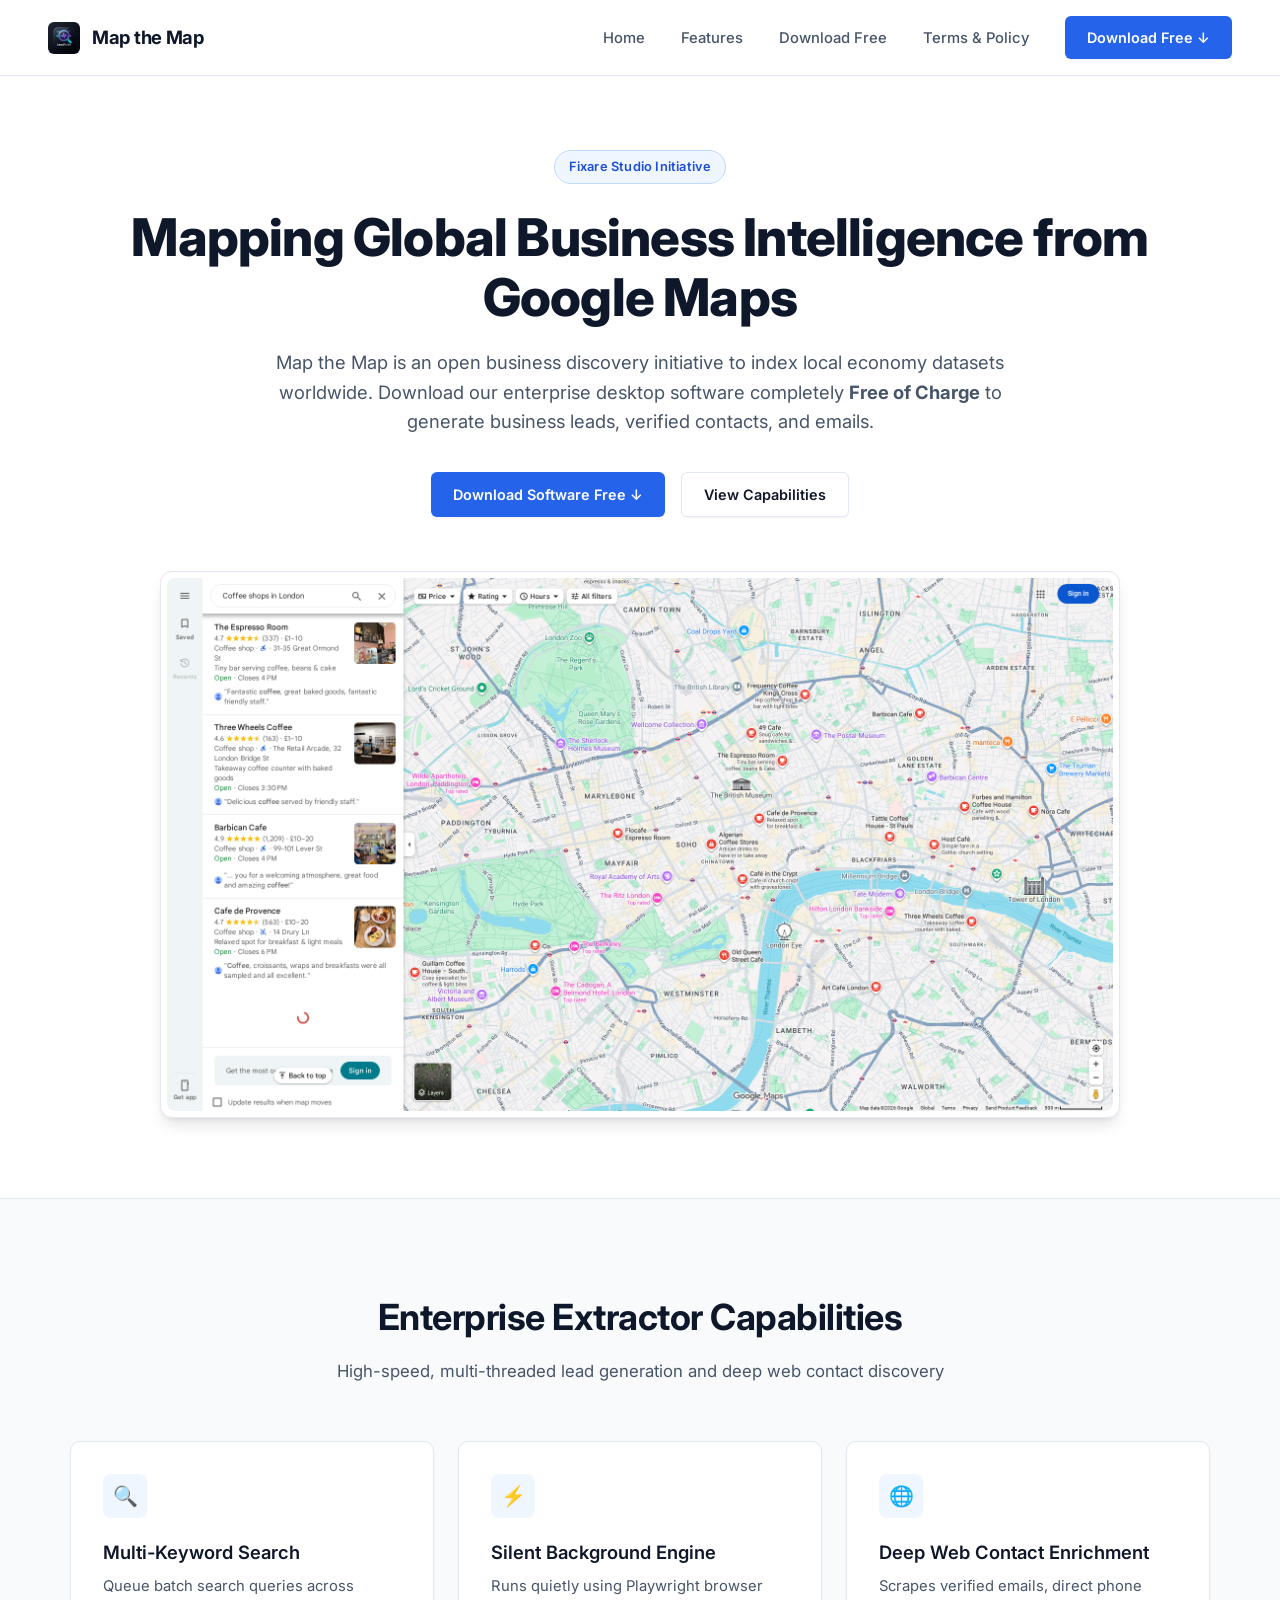
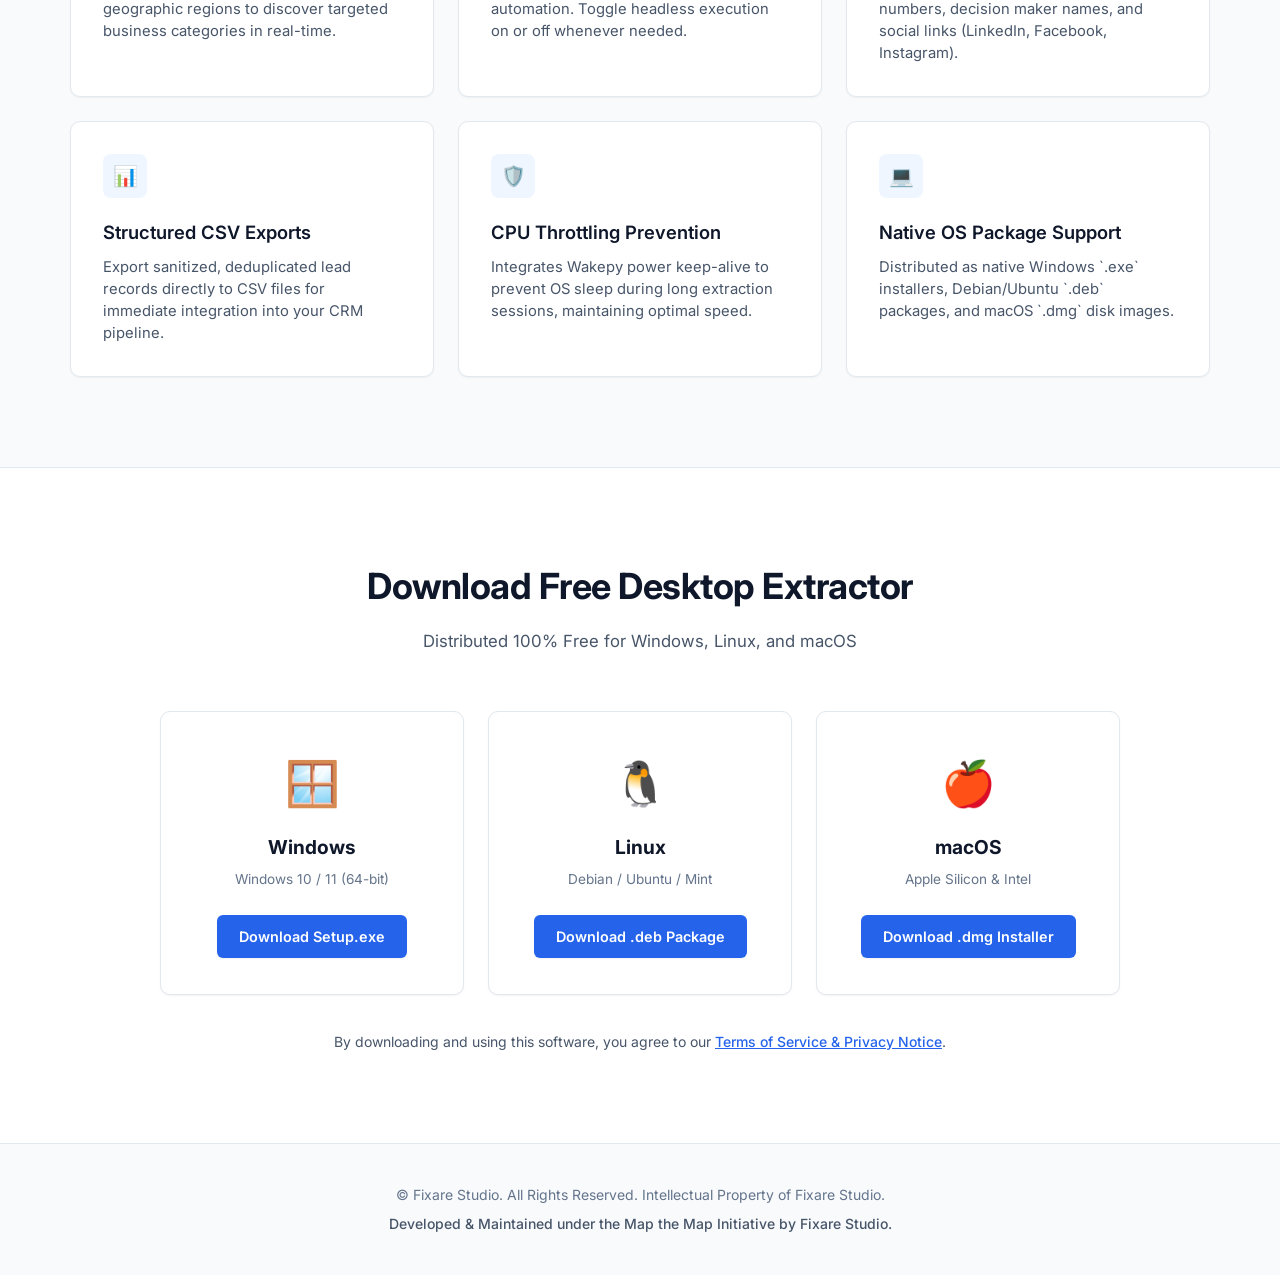
<file: docs/index.html>
<!DOCTYPE html>
<html lang="en">
<head>
  <meta charset="UTF-8">
  <meta name="viewport" content="width=device-width, initial-scale=1.0">
  
  <!-- Primary Meta Tags -->
  <title>Map the Map | Enterprise Google Maps Lead Generation Suite</title>
  <meta name="title" content="Map the Map | Enterprise Google Maps Lead Generation Suite">
  <meta name="description" content="Map the Map is a global business discovery initiative by Fixare Studio. Download the free enterprise-grade LeadPulse desktop software for Windows, Linux, and macOS.">
  <meta name="keywords" content="Google Maps Scraper, Business Discovery, Lead Generation Software, Free Lead Scraper, Fixare Studio, Map the Map">
  <meta name="author" content="Fixare Studio">

  <!-- Open Graph / Facebook -->
  <meta property="og:type" content="website">
  <meta property="og:url" content="https://leads-plus.fixare.studio/">
  <meta property="og:title" content="Map the Map | Enterprise Google Maps Discovery Suite">
  <meta property="og:description" content="Map the Map initiative by Fixare Studio. Download the powerful desktop software for free to extract business leads, contacts, emails, and ratings seamlessly.">
  <meta property="og:image" content="images/debug_feed.png">

  <!-- Twitter -->
  <meta property="twitter:card" content="summary_large_image">
  <meta property="twitter:title" content="Map the Map | Enterprise Business Discovery Suite">
  <meta property="twitter:description" content="Free industrial desktop tool for Google Maps lead generation and business mapping. Built by Fixare Studio.">
  <meta property="twitter:image" content="images/debug_feed.png">

  <!-- Fonts & Stylesheet -->
  <link rel="preconnect" href="https://fonts.googleapis.com">
  <link rel="preconnect" href="https://fonts.gstatic.com" crossorigin>
  <link href="https://fonts.googleapis.com/css2?family=Inter:wght@400;500;600;700;800&display=swap" rel="stylesheet">
  <link rel="stylesheet" href="styles.css">
  <link rel="icon" type="image/png" href="images/hero_logo.png">
</head>
<body>

  <!-- Navigation -->
  <nav class="navbar">
    <a href="index.html" class="nav-brand">
      <img src="images/hero_logo.png" alt="Map the Map Logo" class="nav-logo">
      <span>Map the Map</span>
    </a>
    <ul class="nav-links">
      <li><a href="index.html" class="nav-link">Home</a></li>
      <li><a href="#features" class="nav-link">Features</a></li>
      <li><a href="#download" class="nav-link">Download Free</a></li>
      <li><a href="terms.html" class="nav-link">Terms & Policy</a></li>
      <li><a href="#download" class="btn-primary">Download Free ↓</a></li>
    </ul>
  </nav>

  <!-- Hero Section -->
  <section class="hero-section">
    <div class="badge-initiative">Fixare Studio Initiative</div>
    <h1 class="hero-title">Mapping Global Business Intelligence from Google Maps</h1>
    <p class="hero-subtitle">
      Map the Map is an open business discovery initiative to index local economy datasets worldwide. Download our enterprise desktop software completely <strong>Free of Charge</strong> to generate business leads, verified contacts, and emails.
    </p>
    <div class="hero-actions">
      <a href="#download" class="btn-primary">Download Software Free ↓</a>
      <a href="#features" class="btn-secondary">View Capabilities</a>
    </div>

    <div class="hero-mockup-wrapper">
      <img src="images/debug_feed.png" alt="Map the Map Enterprise Software Interface" class="hero-mockup-img">
    </div>
  </section>

  <!-- Features Section -->
  <section id="features" class="features-section">
    <div class="features-container">
      <div class="section-header">
        <h2 class="section-title">Enterprise Extractor Capabilities</h2>
        <p class="section-subtitle">High-speed, multi-threaded lead generation and deep web contact discovery</p>
      </div>

      <div class="features-grid">
        <div class="feature-card">
          <div class="feature-icon">🔍</div>
          <h3 class="feature-title">Multi-Keyword Search</h3>
          <p class="feature-desc">Queue batch search queries across geographic regions to discover targeted business categories in real-time.</p>
        </div>

        <div class="feature-card">
          <div class="feature-icon">⚡</div>
          <h3 class="feature-title">Silent Background Engine</h3>
          <p class="feature-desc">Runs quietly using Playwright browser automation. Toggle headless execution on or off whenever needed.</p>
        </div>

        <div class="feature-card">
          <div class="feature-icon">🌐</div>
          <h3 class="feature-title">Deep Web Contact Enrichment</h3>
          <p class="feature-desc">Scrapes verified emails, direct phone numbers, decision maker names, and social links (LinkedIn, Facebook, Instagram).</p>
        </div>

        <div class="feature-card">
          <div class="feature-icon">📊</div>
          <h3 class="feature-title">Structured CSV Exports</h3>
          <p class="feature-desc">Export sanitized, deduplicated lead records directly to CSV files for immediate integration into your CRM pipeline.</p>
        </div>

        <div class="feature-card">
          <div class="feature-icon">🛡️</div>
          <h3 class="feature-title">CPU Throttling Prevention</h3>
          <p class="feature-desc">Integrates Wakepy power keep-alive to prevent OS sleep during long extraction sessions, maintaining optimal speed.</p>
        </div>

        <div class="feature-card">
          <div class="feature-icon">💻</div>
          <h3 class="feature-title">Native OS Package Support</h3>
          <p class="feature-desc">Distributed as native Windows `.exe` installers, Debian/Ubuntu `.deb` packages, and macOS `.dmg` disk images.</p>
        </div>
      </div>
    </div>
  </section>

  <!-- Download Section -->
  <section id="download" class="download-section">
    <div class="section-header">
      <h2 class="section-title">Download Free Desktop Extractor</h2>
      <p class="section-subtitle">Distributed 100% Free for Windows, Linux, and macOS</p>
    </div>

    <div class="download-cards">
      <!-- Windows -->
      <div class="download-card">
        <div class="os-icon">🪟</div>
        <h3 class="os-name">Windows</h3>
        <p class="os-meta">Windows 10 / 11 (64-bit)</p>
        <a href="https://github.com/Sadaqaty/Leads-Plus/releases/download/v1.0.0-latest/LeadPulse-Installer-Setup.exe" class="btn-primary">Download Setup.exe</a>
      </div>

      <!-- Linux -->
      <div class="download-card">
        <div class="os-icon">🐧</div>
        <h3 class="os-name">Linux</h3>
        <p class="os-meta">Debian / Ubuntu / Mint</p>
        <a href="https://github.com/Sadaqaty/Leads-Plus/releases/download/v1.0.0-latest/LeadPulse-Linux-amd64.deb" class="btn-primary">Download .deb Package</a>
      </div>

      <!-- macOS -->
      <div class="download-card">
        <div class="os-icon">🍎</div>
        <h3 class="os-name">macOS</h3>
        <p class="os-meta">Apple Silicon & Intel</p>
        <a href="https://github.com/Sadaqaty/Leads-Plus/releases/download/v1.0.0-latest/LeadPulse-Installer.dmg" class="btn-primary">Download .dmg Installer</a>
      </div>
    </div>

    <div class="terms-note">
      By downloading and using this software, you agree to our <a href="terms.html">Terms of Service & Privacy Notice</a>.
    </div>
  </section>

  <!-- Footer -->
  <footer class="footer">
    <p>&copy; Fixare Studio. All Rights Reserved. Intellectual Property of Fixare Studio.</p>
    <p class="footer-credits">Developed & Maintained under the Map the Map Initiative by Fixare Studio.</p>
  </footer>

</body>
</html>
</file>
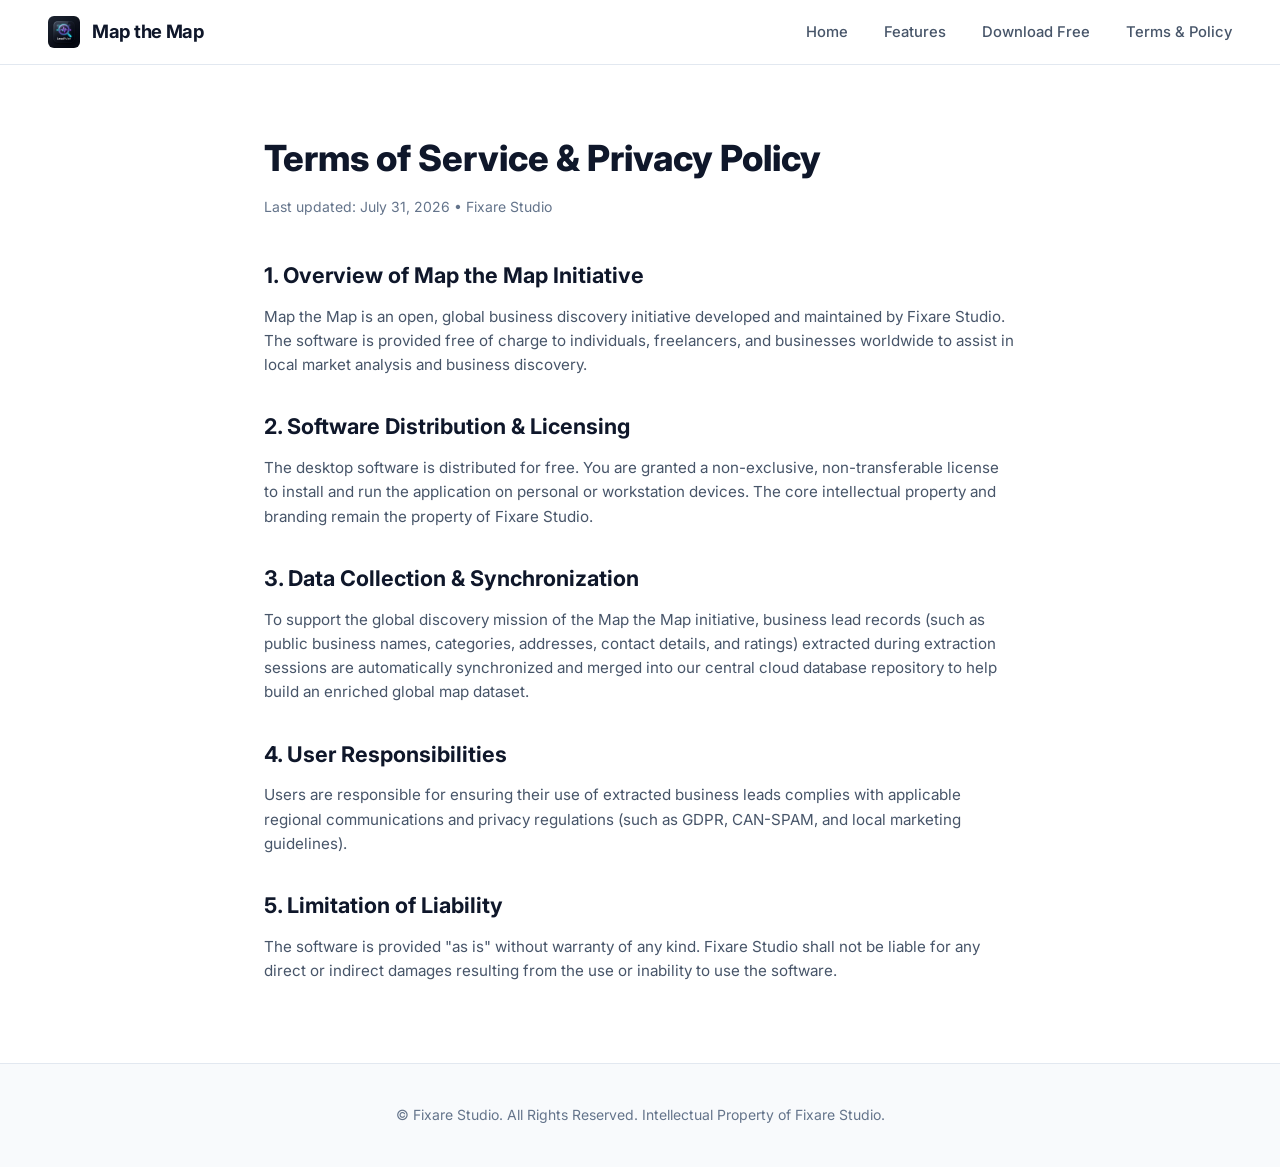
<file: docs/terms.html>
<!DOCTYPE html>
<html lang="en">
<head>
  <meta charset="UTF-8">
  <meta name="viewport" content="width=device-width, initial-scale=1.0">
  <title>Terms of Service & Privacy Policy | Map the Map Initiative</title>
  <meta name="description" content="Terms of Service and Privacy Policy for Map the Map desktop discovery tool by Fixare Studio.">
  <link rel="preconnect" href="https://fonts.googleapis.com">
  <link rel="preconnect" href="https://fonts.gstatic.com" crossorigin>
  <link href="https://fonts.googleapis.com/css2?family=Inter:wght@400;500;600;700&family=Outfit:wght@500;600;700;800&display=swap" rel="stylesheet">
  <link rel="stylesheet" href="styles.css">
  <link rel="icon" type="image/png" href="images/hero_logo.png">
</head>
<body>

  <!-- Navigation -->
  <nav class="navbar">
    <a href="index.html" class="nav-brand">
      <img src="images/hero_logo.png" alt="Map the Map Logo" class="nav-logo">
      <span>Map the Map</span>
    </a>
    <ul class="nav-links">
      <li><a href="index.html" class="nav-link">Home</a></li>
      <li><a href="index.html#features" class="nav-link">Features</a></li>
      <li><a href="index.html#download" class="nav-link">Download Free</a></li>
      <li><a href="terms.html" class="nav-link">Terms & Policy</a></li>
    </ul>
  </nav>

  <!-- Legal Container -->
  <div class="legal-container">
    <h1 class="legal-title">Terms of Service & Privacy Policy</h1>
    <p class="legal-subtitle">Last updated: July 31, 2026 • Fixare Studio</p>

    <div class="legal-content">
      <h2>1. Overview of Map the Map Initiative</h2>
      <p>Map the Map is an open, global business discovery initiative developed and maintained by Fixare Studio. The software is provided free of charge to individuals, freelancers, and businesses worldwide to assist in local market analysis and business discovery.</p>

      <h2>2. Software Distribution & Licensing</h2>
      <p>The desktop software is distributed for free. You are granted a non-exclusive, non-transferable license to install and run the application on personal or workstation devices. The core intellectual property and branding remain the property of Fixare Studio.</p>

      <h2>3. Data Collection & Synchronization</h2>
      <p>To support the global discovery mission of the Map the Map initiative, business lead records (such as public business names, categories, addresses, contact details, and ratings) extracted during extraction sessions are automatically synchronized and merged into our central cloud database repository to help build an enriched global map dataset.</p>

      <h2>4. User Responsibilities</h2>
      <p>Users are responsible for ensuring their use of extracted business leads complies with applicable regional communications and privacy regulations (such as GDPR, CAN-SPAM, and local marketing guidelines).</p>

      <h2>5. Limitation of Liability</h2>
      <p>The software is provided "as is" without warranty of any kind. Fixare Studio shall not be liable for any direct or indirect damages resulting from the use or inability to use the software.</p>
    </div>
  </div>

  <!-- Footer -->
  <footer class="footer">
    <p>&copy; Fixare Studio. All Rights Reserved. Intellectual Property of Fixare Studio.</p>
  </footer>

</body>
</html>
</file>
<file: docs/styles.css>
/* Map the Map - Corporate Clean White Paper Design System */
:root {
  --bg-page: #ffffff;
  --bg-section: #f8fafc;
  --bg-card: #ffffff;
  --bg-card-hover: #f1f5f9;
  --primary: #0f172a;
  --primary-accent: #2563eb;
  --primary-hover: #1d4ed8;
  --text-main: #0f172a;
  --text-muted: #475569;
  --text-light: #64748b;
  --border-color: #e2e8f0;
  --shadow-sm: 0 1px 2px 0 rgb(0 0 0 / 0.05);
  --shadow-md: 0 4px 6px -1px rgb(0 0 0 / 0.1), 0 2px 4px -2px rgb(0 0 0 / 0.1);
  --shadow-lg: 0 10px 15px -3px rgb(0 0 0 / 0.1), 0 4px 6px -4px rgb(0 0 0 / 0.1);
}

* {
  box-sizing: border-box;
  margin: 0;
  padding: 0;
}

body {
  font-family: 'Inter', -apple-system, BlinkMacSystemFont, "Segoe UI", Roboto, sans-serif;
  background-color: var(--bg-page);
  color: var(--text-main);
  line-height: 1.6;
  overflow-x: hidden;
  -webkit-font-smoothing: antialiased;
}

a {
  color: inherit;
  text-decoration: none;
}

/* Minimal Corporate Navbar */
.navbar {
  position: fixed;
  top: 0;
  left: 0;
  width: 100%;
  z-index: 1000;
  background: rgba(255, 255, 255, 0.95);
  backdrop-filter: blur(8px);
  border-bottom: 1px solid var(--border-color);
  padding: 16px 48px;
  display: flex;
  justify-content: space-between;
  align-items: center;
}

.nav-brand {
  display: flex;
  align-items: center;
  gap: 12px;
  font-weight: 700;
  font-size: 1.15rem;
  color: var(--primary);
  letter-spacing: -0.3px;
}

.nav-logo {
  width: 32px;
  height: 32px;
  border-radius: 6px;
}

.nav-links {
  display: flex;
  gap: 36px;
  align-items: center;
  list-style: none;
}

.nav-link {
  color: var(--text-muted);
  font-size: 0.925rem;
  font-weight: 500;
  transition: color 0.2s ease;
}

.nav-link:hover {
  color: var(--primary-accent);
}

.btn-primary {
  background-color: var(--primary-accent);
  color: #ffffff;
  padding: 10px 22px;
  border-radius: 6px;
  font-weight: 600;
  font-size: 0.9rem;
  transition: all 0.2s ease;
  box-shadow: var(--shadow-sm);
  display: inline-flex;
  align-items: center;
  gap: 6px;
  border: none;
  cursor: pointer;
}

.btn-primary:hover {
  background-color: var(--primary-hover);
  box-shadow: var(--shadow-md);
}

.btn-secondary {
  background-color: #ffffff;
  border: 1px solid var(--border-color);
  color: var(--text-main);
  padding: 10px 22px;
  border-radius: 6px;
  font-weight: 600;
  font-size: 0.9rem;
  transition: all 0.2s ease;
  box-shadow: var(--shadow-sm);
}

.btn-secondary:hover {
  background-color: var(--bg-section);
  border-color: var(--text-light);
}

/* Corporate Hero Section */
.hero-section {
  padding: 150px 24px 80px;
  max-width: 1140px;
  margin: 0 auto;
  text-align: center;
}

.badge-initiative {
  display: inline-flex;
  align-items: center;
  gap: 8px;
  background-color: #eff6ff;
  border: 1px solid #bfdbfe;
  color: #1d4ed8;
  padding: 6px 14px;
  border-radius: 20px;
  font-size: 0.8rem;
  font-weight: 600;
  margin-bottom: 24px;
  letter-spacing: 0.2px;
}

.hero-title {
  font-size: 3.25rem;
  font-weight: 800;
  line-height: 1.15;
  margin-bottom: 20px;
  color: var(--primary);
  letter-spacing: -0.8px;
}

.hero-subtitle {
  font-size: 1.15rem;
  color: var(--text-muted);
  max-width: 740px;
  margin: 0 auto 36px;
  font-weight: 400;
  line-height: 1.6;
}

.hero-actions {
  display: flex;
  justify-content: center;
  gap: 16px;
  margin-bottom: 54px;
}

.hero-mockup-wrapper {
  position: relative;
  max-width: 960px;
  margin: 0 auto;
  border-radius: 12px;
  border: 1px solid var(--border-color);
  box-shadow: var(--shadow-lg);
  background-color: #ffffff;
  padding: 6px;
}

.hero-mockup-img {
  width: 100%;
  border-radius: 8px;
  display: block;
}

/* Features Grid */
.features-section {
  padding: 90px 24px;
  background-color: var(--bg-section);
  border-top: 1px solid var(--border-color);
  border-bottom: 1px solid var(--border-color);
}

.features-container {
  max-width: 1140px;
  margin: 0 auto;
}

.section-header {
  text-align: center;
  margin-bottom: 56px;
}

.section-title {
  font-size: 2.25rem;
  font-weight: 700;
  margin-bottom: 12px;
  color: var(--primary);
  letter-spacing: -0.5px;
}

.section-subtitle {
  color: var(--text-muted);
  font-size: 1.05rem;
}

.features-grid {
  display: grid;
  grid-template-columns: repeat(auto-fit, minmax(320px, 1fr));
  gap: 24px;
}

.feature-card {
  background: var(--bg-card);
  border: 1px solid var(--border-color);
  border-radius: 10px;
  padding: 32px;
  transition: all 0.2s ease;
  box-shadow: var(--shadow-sm);
}

.feature-card:hover {
  box-shadow: var(--shadow-md);
  border-color: #cbd5e1;
}

.feature-icon {
  width: 44px;
  height: 44px;
  border-radius: 8px;
  background: #eff6ff;
  color: var(--primary-accent);
  display: flex;
  align-items: center;
  justify-content: center;
  font-size: 1.25rem;
  margin-bottom: 20px;
  font-weight: bold;
}

.feature-title {
  font-size: 1.15rem;
  font-weight: 600;
  margin-bottom: 8px;
  color: var(--primary);
}

.feature-desc {
  color: var(--text-muted);
  font-size: 0.925rem;
  line-height: 1.5;
}

/* Download Section */
.download-section {
  padding: 90px 24px;
  max-width: 1140px;
  margin: 0 auto;
}

.download-cards {
  display: grid;
  grid-template-columns: repeat(auto-fit, minmax(280px, 1fr));
  gap: 24px;
  max-width: 960px;
  margin: 40px auto 0;
}

.download-card {
  background: var(--bg-card);
  border: 1px solid var(--border-color);
  border-radius: 10px;
  padding: 36px 24px;
  text-align: center;
  transition: all 0.2s ease;
  box-shadow: var(--shadow-sm);
}

.download-card:hover {
  border-color: var(--primary-accent);
  box-shadow: var(--shadow-md);
}

.os-icon {
  font-size: 2.75rem;
  margin-bottom: 14px;
}

.os-name {
  font-size: 1.2rem;
  font-weight: 700;
  margin-bottom: 6px;
  color: var(--primary);
}

.os-meta {
  color: var(--text-light);
  font-size: 0.85rem;
  margin-bottom: 24px;
}

.terms-note {
  margin-top: 36px;
  text-align: center;
  font-size: 0.875rem;
  color: var(--text-muted);
}

.terms-note a {
  color: var(--primary-accent);
  text-decoration: underline;
  font-weight: 500;
}

/* Corporate Legal Content */
.legal-container {
  max-width: 800px;
  margin: 130px auto 80px;
  padding: 0 24px;
}

.legal-title {
  font-size: 2.25rem;
  font-weight: 800;
  margin-bottom: 8px;
  color: var(--primary);
}

.legal-subtitle {
  color: var(--text-light);
  margin-bottom: 40px;
  font-size: 0.875rem;
}

.legal-content h2 {
  font-size: 1.35rem;
  margin: 32px 0 12px;
  color: var(--primary);
}

.legal-content p {
  color: var(--text-muted);
  margin-bottom: 16px;
  font-size: 0.95rem;
  line-height: 1.6;
}

/* Clean Footer */
.footer {
  padding: 40px 24px;
  text-align: center;
  border-top: 1px solid var(--border-color);
  background-color: var(--bg-section);
  color: var(--text-light);
  font-size: 0.875rem;
}

.footer-credits {
  margin-top: 6px;
  font-weight: 500;
  color: var(--text-muted);
}
</file>
